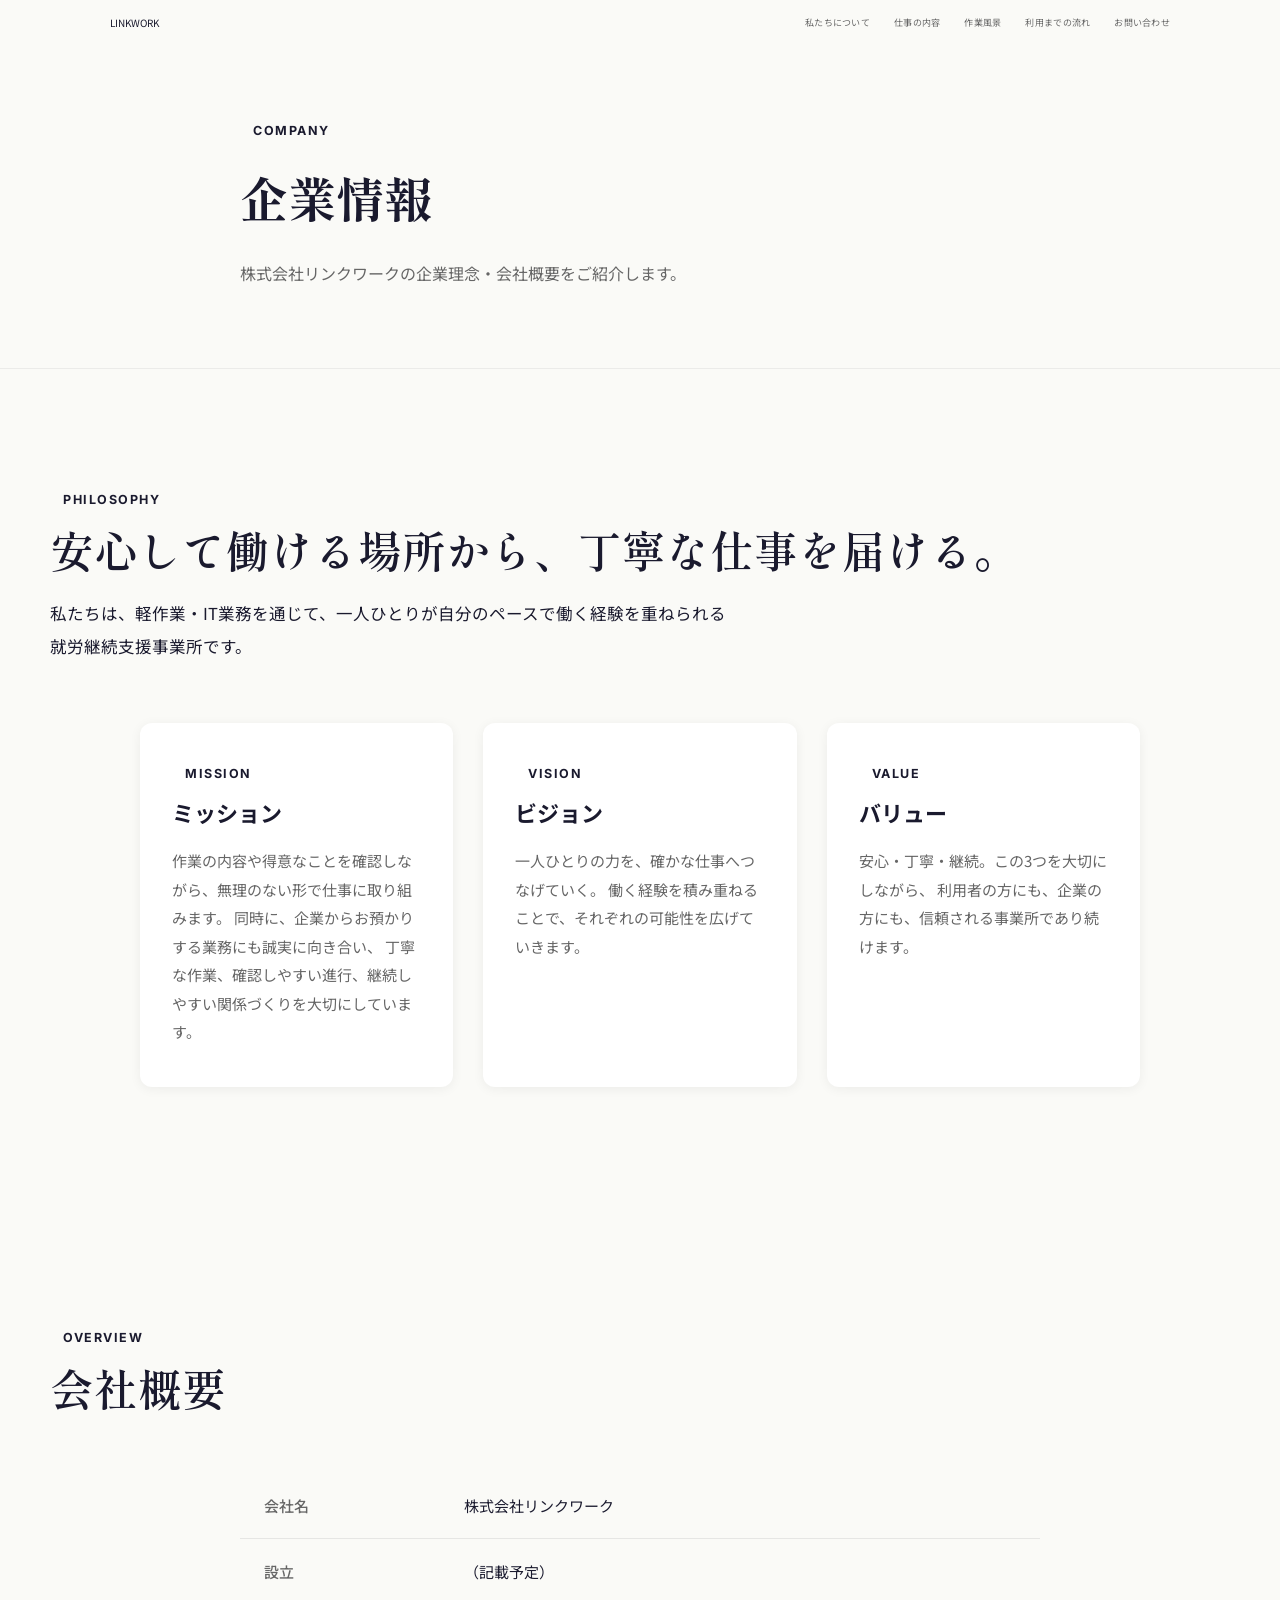
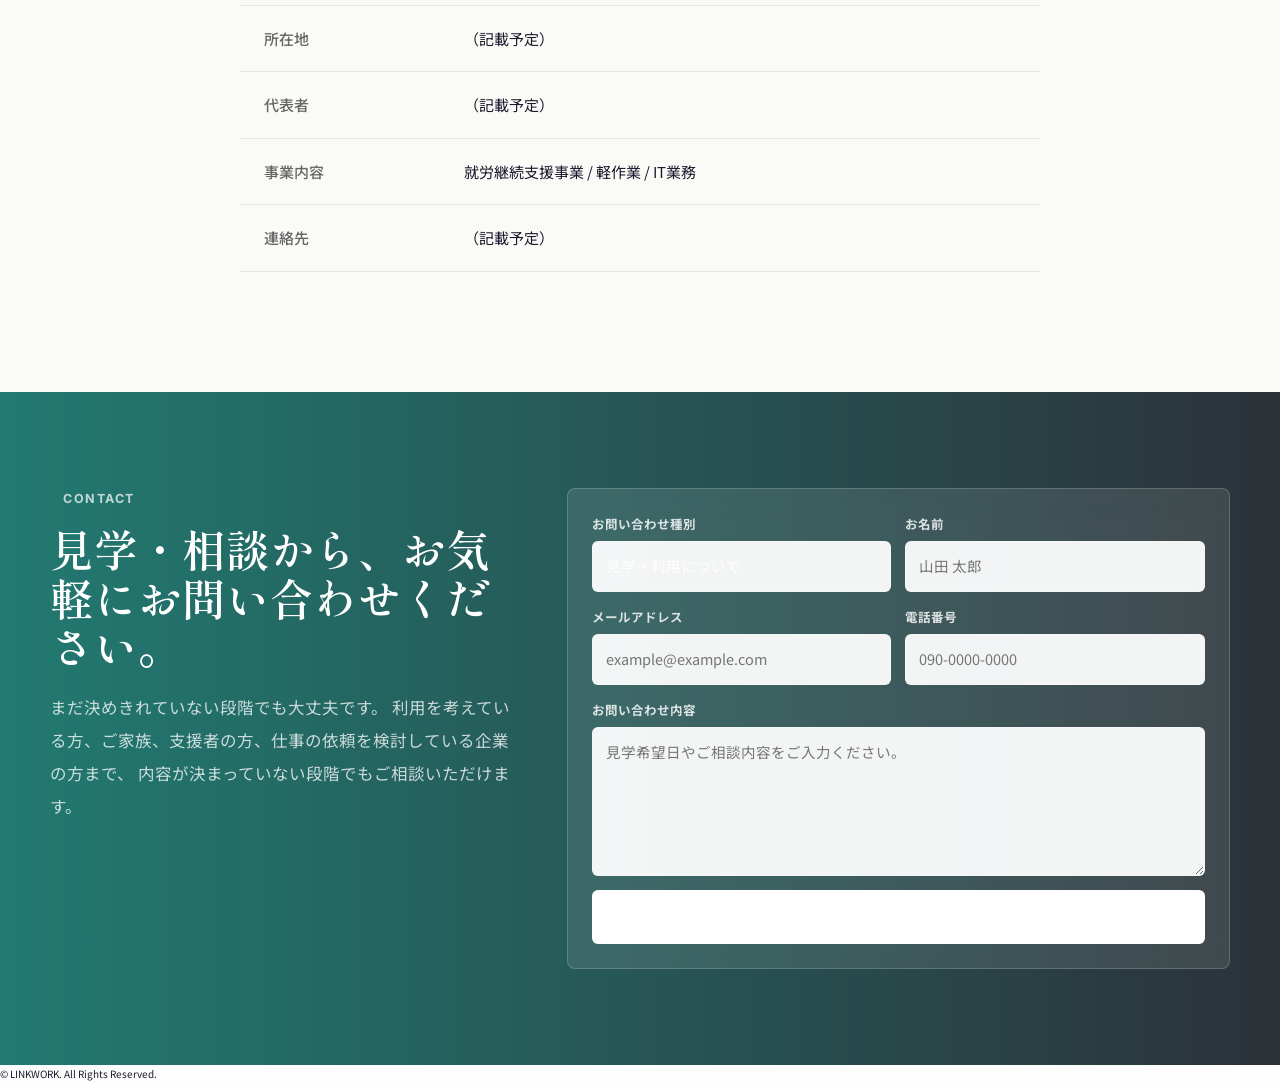
<file: company.html>
<!doctype html>
<html lang="ja">
  <head>
    <meta charset="UTF-8" />
    <meta name="viewport" content="width=device-width, initial-scale=1.0" />
    <title>企業情報 | 株式会社リンクワーク</title>
    <meta name="description" content="株式会社リンクワークの企業情報・企業理念・会社概要についてご紹介します。" />
    <link rel="preconnect" href="https://fonts.googleapis.com" />
    <link rel="preconnect" href="https://fonts.gstatic.com" crossorigin />
    <link href="https://fonts.googleapis.com/css2?family=Noto+Sans+JP:wght@400;500;700;800&family=Inter:wght@500;600;700&family=Shippori+Mincho:wght@500;600;700&display=swap" rel="stylesheet" />
    <link rel="stylesheet" href="css/reset.css" />
    <link rel="stylesheet" href="css/style.css" />
    <link rel="stylesheet" href="css/work.css" />
    <link rel="stylesheet" href="css/company.css" />
  </head>
  <body class="company-page">
    <header class="header">
      <div class="header-inner">
        <a href="index.html" class="logo" aria-label="株式会社リンクワーク トップページ">LINKWORK</a>
        <nav class="nav" aria-label="メインナビゲーション">
          <a href="index.html#about" class="nav-link">私たちについて</a>
          <a href="index.html#service" class="nav-link">仕事の内容</a>
          <a href="index.html#works" class="nav-link">作業風景</a>
          <a href="index.html#flow" class="nav-link">利用までの流れ</a>
          <a href="index.html#contact" class="nav-link nav-link--cta">お問い合わせ</a>
        </nav>
      </div>
    </header>

    <main>
      <!-- ページヒーロー -->
      <section class="company-hero">
        <div class="company-hero__inner">
          <p class="home-kicker">Company</p>
          <h1 class="company-hero__title">企業情報</h1>
          <p class="company-hero__lead">
            株式会社リンクワークの企業理念・会社概要をご紹介します。
          </p>
        </div>
      </section>

      <!-- 企業理念 -->
      <section class="home-section company-philosophy" id="philosophy">
        <div class="home-section__head">
          <p class="home-kicker">Philosophy</p>
          <h2>安心して働ける場所から、丁寧な仕事を届ける。</h2>
          <p class="home-section__lead">
            私たちは、軽作業・IT業務を通じて、一人ひとりが自分のペースで働く経験を重ねられる就労継続支援事業所です。
          </p>
        </div>
        <div class="company-philosophy__body">
          <article class="company-philosophy__card">
            <span class="home-kicker">Mission</span>
            <h3>ミッション</h3>
            <p>
              作業の内容や得意なことを確認しながら、無理のない形で仕事に取り組みます。
              同時に、企業からお預かりする業務にも誠実に向き合い、
              丁寧な作業、確認しやすい進行、継続しやすい関係づくりを大切にしています。
            </p>
          </article>
          <article class="company-philosophy__card">
            <span class="home-kicker">Vision</span>
            <h3>ビジョン</h3>
            <p>
              一人ひとりの力を、確かな仕事へつなげていく。
              働く経験を積み重ねることで、それぞれの可能性を広げていきます。
            </p>
          </article>
          <article class="company-philosophy__card">
            <span class="home-kicker">Value</span>
            <h3>バリュー</h3>
            <p>
              安心・丁寧・継続。この3つを大切にしながら、
              利用者の方にも、企業の方にも、信頼される事業所であり続けます。
            </p>
          </article>
        </div>
      </section>

      <!-- 会社概要 -->
      <section class="home-section company-overview" id="overview">
        <div class="home-section__head">
          <p class="home-kicker">Overview</p>
          <h2>会社概要</h2>
        </div>
        <div class="company-overview__table-wrap">
          <table class="company-overview__table">
            <tbody>
              <tr>
                <th>会社名</th>
                <td>株式会社リンクワーク</td>
              </tr>
              <tr>
                <th>設立</th>
                <td>（記載予定）</td>
              </tr>
              <tr>
                <th>所在地</th>
                <td>（記載予定）</td>
              </tr>
              <tr>
                <th>代表者</th>
                <td>（記載予定）</td>
              </tr>
              <tr>
                <th>事業内容</th>
                <td>就労継続支援事業 / 軽作業 / IT業務</td>
              </tr>
              <tr>
                <th>連絡先</th>
                <td>（記載予定）</td>
              </tr>
            </tbody>
          </table>
        </div>
      </section>

      <!-- お問い合わせ -->
      <section class="home-contact" id="contact">
        <div class="home-contact__inner">
          <div>
            <p class="home-kicker">Contact</p>
            <h2>見学・相談から、お気軽にお問い合わせください。</h2>
            <p>
              まだ決めきれていない段階でも大丈夫です。
              利用を考えている方、ご家族、支援者の方、仕事の依頼を検討している企業の方まで、
              内容が決まっていない段階でもご相談いただけます。
            </p>
          </div>
          <form class="home-contact__form" action="#" method="post">
            <label>
              <span>お問い合わせ種別</span>
              <select name="type">
                <option>見学・利用について</option>
                <option>仕事の依頼について</option>
                <option>その他</option>
              </select>
            </label>
            <label>
              <span>お名前</span>
              <input type="text" name="name" placeholder="山田 太郎" />
            </label>
            <label>
              <span>メールアドレス</span>
              <input type="email" name="email" placeholder="example@example.com" />
            </label>
            <label>
              <span>電話番号</span>
              <input type="tel" name="tel" placeholder="090-0000-0000" />
            </label>
            <label class="home-contact__form-wide">
              <span>お問い合わせ内容</span>
              <textarea name="message" rows="5" placeholder="見学希望日やご相談内容をご入力ください。"></textarea>
            </label>
            <button type="submit">送信する</button>
          </form>
        </div>
      </section>
    </main>

    <footer class="home-footer">
      <small>&copy; LINKWORK. All Rights Reserved.</small>
    </footer>

    <script src="script.js"></script>
  </body>
</html>
</file>
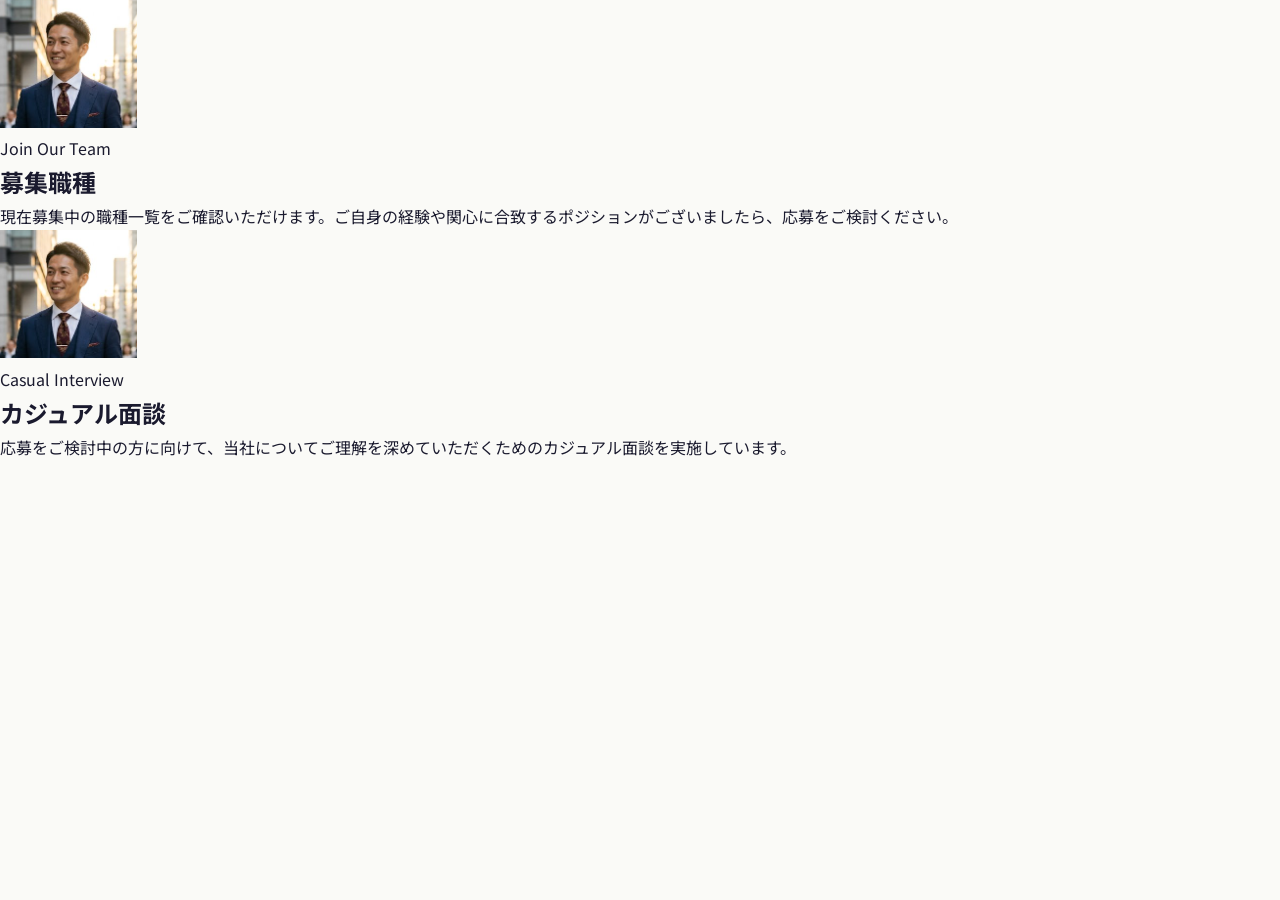
<file: index_backup.html>
<!doctype html>
<html lang="ja">
  <head>
    <meta charset="UTF-8" />
    <meta name="viewport" content="width=device-width, initial-scale=1.0" />
    <title>採用情報</title>
    <link rel="preconnect" href="https://fonts.googleapis.com" />
    <link href="https://fonts.googleapis.com/css2?family=Noto+Sans+JP:wght@400;600;700&display=swap" rel="stylesheet" />
    <link rel="stylesheet" href="css/work.css" />
  </head>
  <body>
    <div class="bg-blob bg-blob-1"></div>
    <div class="bg-blob bg-blob-2"></div>

    <!-- Main -->
    <div class="section">
      <div class="cards-grid">
        <!-- Card 1: 募集職種 -->
        <div class="card" id="recruit" onclick="window.location = '#recruit'">
          <div class="blob blob-blue-small"></div>
          <div class="blob blob-blue-large"></div>
          <div class="blob blob-outline"></div>
          <div class="blob blob-img-wrap">
            <img class="blob-img-inner" src="img/若いスーツサラリーマン（男性）.png" alt="" />
          </div>

          <p class="card-label">Join Our Team</p>
          <h2 class="card-title">募集職種</h2>

          <div class="card-body">
            <p class="card-text"> 現在募集中の職種一覧をご確認いただけます。ご自身の経験や関心に合致するポジションがございましたら、応募をご検討ください。 </p>
          </div>
        </div>

        <!-- Card 2: カジュアル面談 -->
        <div class="card" id="casual" onclick="window.location = '#casual'">
          <div class="blob blob-blue-small"></div>
          <div class="blob blob-blue-large"></div>
          <div class="blob blob-outline"></div>
          <div class="blob blob-img-wrap">
            <img class="blob-img-inner" src="img/若いスーツサラリーマン（男性）.png" alt="" />
          </div>
          <p class="card-label">Casual Interview</p>
          <h2 class="card-title">カジュアル面談</h2>

          <div class="card-body">
            <p class="card-text"> 応募をご検討中の方に向けて、当社についてご理解を深めていただくためのカジュアル面談を実施<span class="card-link">しています。</span> </p>
          </div>
        </div>
      </div>
    </div>

    <script src="script.js"></script>
  </body>
</html>
</file>
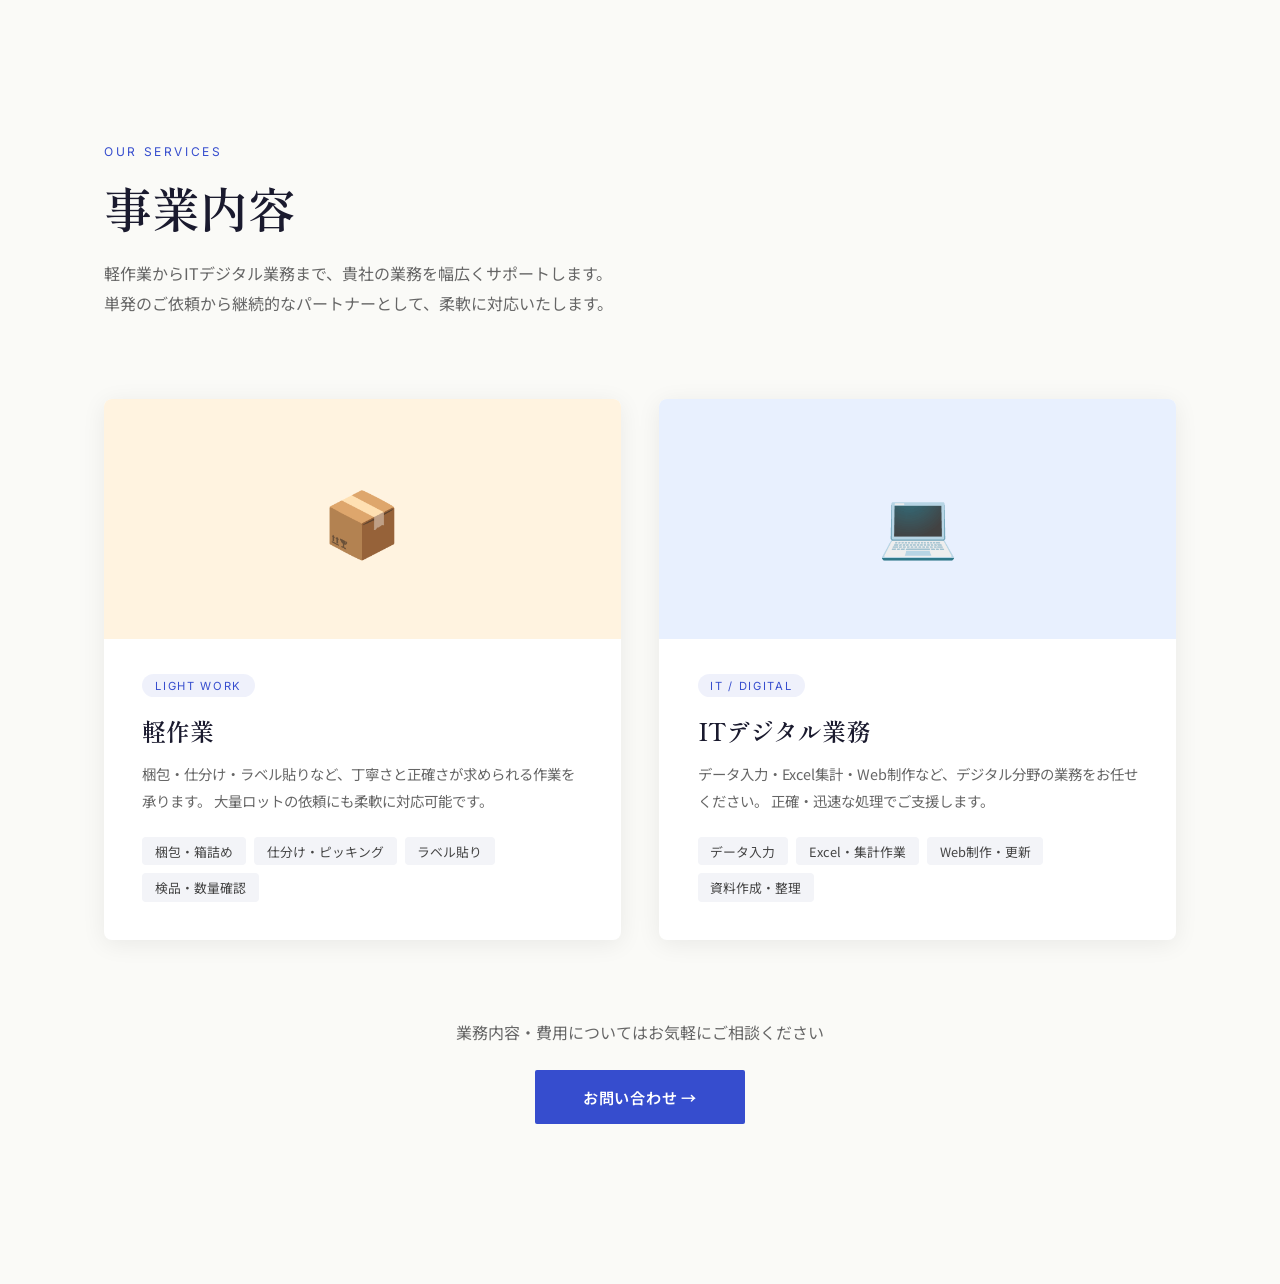
<file: sample_service.html>
<!doctype html>
<html lang="ja">
<head>
  <meta charset="UTF-8" />
  <meta name="viewport" content="width=device-width, initial-scale=1.0" />
  <title>サービスセクション サンプル</title>
  <link href="https://fonts.googleapis.com/css2?family=Noto+Sans+JP:wght@400;500;700&family=Inter:wght@400;600;700&family=Shippori+Mincho:wght@400;600;700&display=swap" rel="stylesheet" />
  <style>
    *, *::before, *::after { margin: 0; padding: 0; box-sizing: border-box; }

    body {
      font-family: "Noto Sans JP", sans-serif;
      background: #fafaf7;
      color: #1a1a2e;
    }

    /* ===== セクション全体 ===== */
    .service {
      padding: 9rem 4rem 10rem;
      max-width: 1200px;
      margin: 0 auto;
    }

    .service-label {
      font-family: "Inter", sans-serif;
      font-size: 0.75rem;
      letter-spacing: 0.22em;
      color: #364dce;
      text-transform: uppercase;
      margin-bottom: 0.8rem;
    }

    .service-title {
      font-family: "Shippori Mincho", serif;
      font-size: 3rem;
      font-weight: 600;
      color: #1a1a2e;
      margin-bottom: 1rem;
    }

    .service-desc {
      font-size: 1rem;
      color: #666;
      line-height: 1.9;
      max-width: 540px;
      margin-bottom: 5rem;
    }

    /* ===== カードグリッド ===== */
    .service-grid {
      display: grid;
      grid-template-columns: repeat(2, 1fr);
      gap: 2.4rem;
    }

    .service-card {
      background: #fff;
      border-radius: 8px;
      overflow: hidden;
      box-shadow: 0 4px 24px rgba(0,0,0,0.07);
      transition: transform 0.3s ease, box-shadow 0.3s ease;
    }

    .service-card:hover {
      transform: translateY(-6px);
      box-shadow: 0 12px 40px rgba(0,0,0,0.12);
    }

    .card-img {
      width: 100%;
      height: 240px;
      object-fit: cover;
      display: block;
    }

    /* 画像がない場合のプレースホルダー */
    .card-img-placeholder {
      width: 100%;
      height: 240px;
      display: flex;
      align-items: center;
      justify-content: center;
      font-size: 4rem;
    }

    .card-img-placeholder--light { background: #e8f0fe; }
    .card-img-placeholder--green { background: #e6f4ea; }
    .card-img-placeholder--warm  { background: #fff3e0; }
    .card-img-placeholder--blue  { background: #e3f2fd; }

    .card-body {
      padding: 2rem 2.4rem 2.4rem;
    }

    .card-tag {
      display: inline-block;
      font-family: "Inter", sans-serif;
      font-size: 0.7rem;
      letter-spacing: 0.15em;
      color: #364dce;
      text-transform: uppercase;
      background: rgba(54,77,206,0.08);
      padding: 0.3rem 0.8rem;
      border-radius: 100px;
      margin-bottom: 1rem;
    }

    .card-title {
      font-family: "Shippori Mincho", serif;
      font-size: 1.5rem;
      font-weight: 600;
      margin-bottom: 0.8rem;
      color: #1a1a2e;
    }

    .card-text {
      font-size: 0.9rem;
      color: #666;
      line-height: 1.85;
      margin-bottom: 1.4rem;
    }

    .card-list {
      list-style: none;
      display: flex;
      flex-wrap: wrap;
      gap: 0.5rem;
    }

    .card-list li {
      font-size: 0.8rem;
      color: #444;
      background: #f3f4f8;
      padding: 0.3rem 0.8rem;
      border-radius: 4px;
    }

    /* ===== 下部CTA ===== */
    .service-cta {
      margin-top: 5rem;
      text-align: center;
    }

    .service-cta p {
      font-size: 1rem;
      color: #666;
      margin-bottom: 1.6rem;
    }

    .btn {
      display: inline-block;
      padding: 1rem 3rem;
      background: #364dce;
      color: #fff;
      font-size: 0.95rem;
      font-weight: 600;
      letter-spacing: 0.05em;
      border-radius: 2px;
      text-decoration: none;
      transition: opacity 0.2s;
    }

    .btn:hover { opacity: 0.85; }
  </style>
</head>
<body>

<section class="service">

  <p class="service-label">Our Services</p>
  <h2 class="service-title">事業内容</h2>
  <p class="service-desc">
    軽作業からITデジタル業務まで、貴社の業務を幅広くサポートします。<br />
    単発のご依頼から継続的なパートナーとして、柔軟に対応いたします。
  </p>

  <div class="service-grid">

    <!-- カード1: 軽作業 -->
    <div class="service-card">
      <div class="card-img-placeholder card-img-placeholder--warm">📦</div>
      <div class="card-body">
        <span class="card-tag">Light Work</span>
        <h3 class="card-title">軽作業</h3>
        <p class="card-text">
          梱包・仕分け・ラベル貼りなど、丁寧さと正確さが求められる作業を承ります。
          大量ロットの依頼にも柔軟に対応可能です。
        </p>
        <ul class="card-list">
          <li>梱包・箱詰め</li>
          <li>仕分け・ピッキング</li>
          <li>ラベル貼り</li>
          <li>検品・数量確認</li>
        </ul>
      </div>
    </div>

    <!-- カード2: IT・デジタル業務 -->
    <div class="service-card">
      <div class="card-img-placeholder card-img-placeholder--light">💻</div>
      <div class="card-body">
        <span class="card-tag">IT / Digital</span>
        <h3 class="card-title">ITデジタル業務</h3>
        <p class="card-text">
          データ入力・Excel集計・Web制作など、デジタル分野の業務をお任せください。
          正確・迅速な処理でご支援します。
        </p>
        <ul class="card-list">
          <li>データ入力</li>
          <li>Excel・集計作業</li>
          <li>Web制作・更新</li>
          <li>資料作成・整理</li>
        </ul>
      </div>
    </div>

  </div>

  <div class="service-cta">
    <p>業務内容・費用についてはお気軽にご相談ください</p>
    <a href="#" class="btn">お問い合わせ →</a>
  </div>

</section>

</body>
</html>
</file>
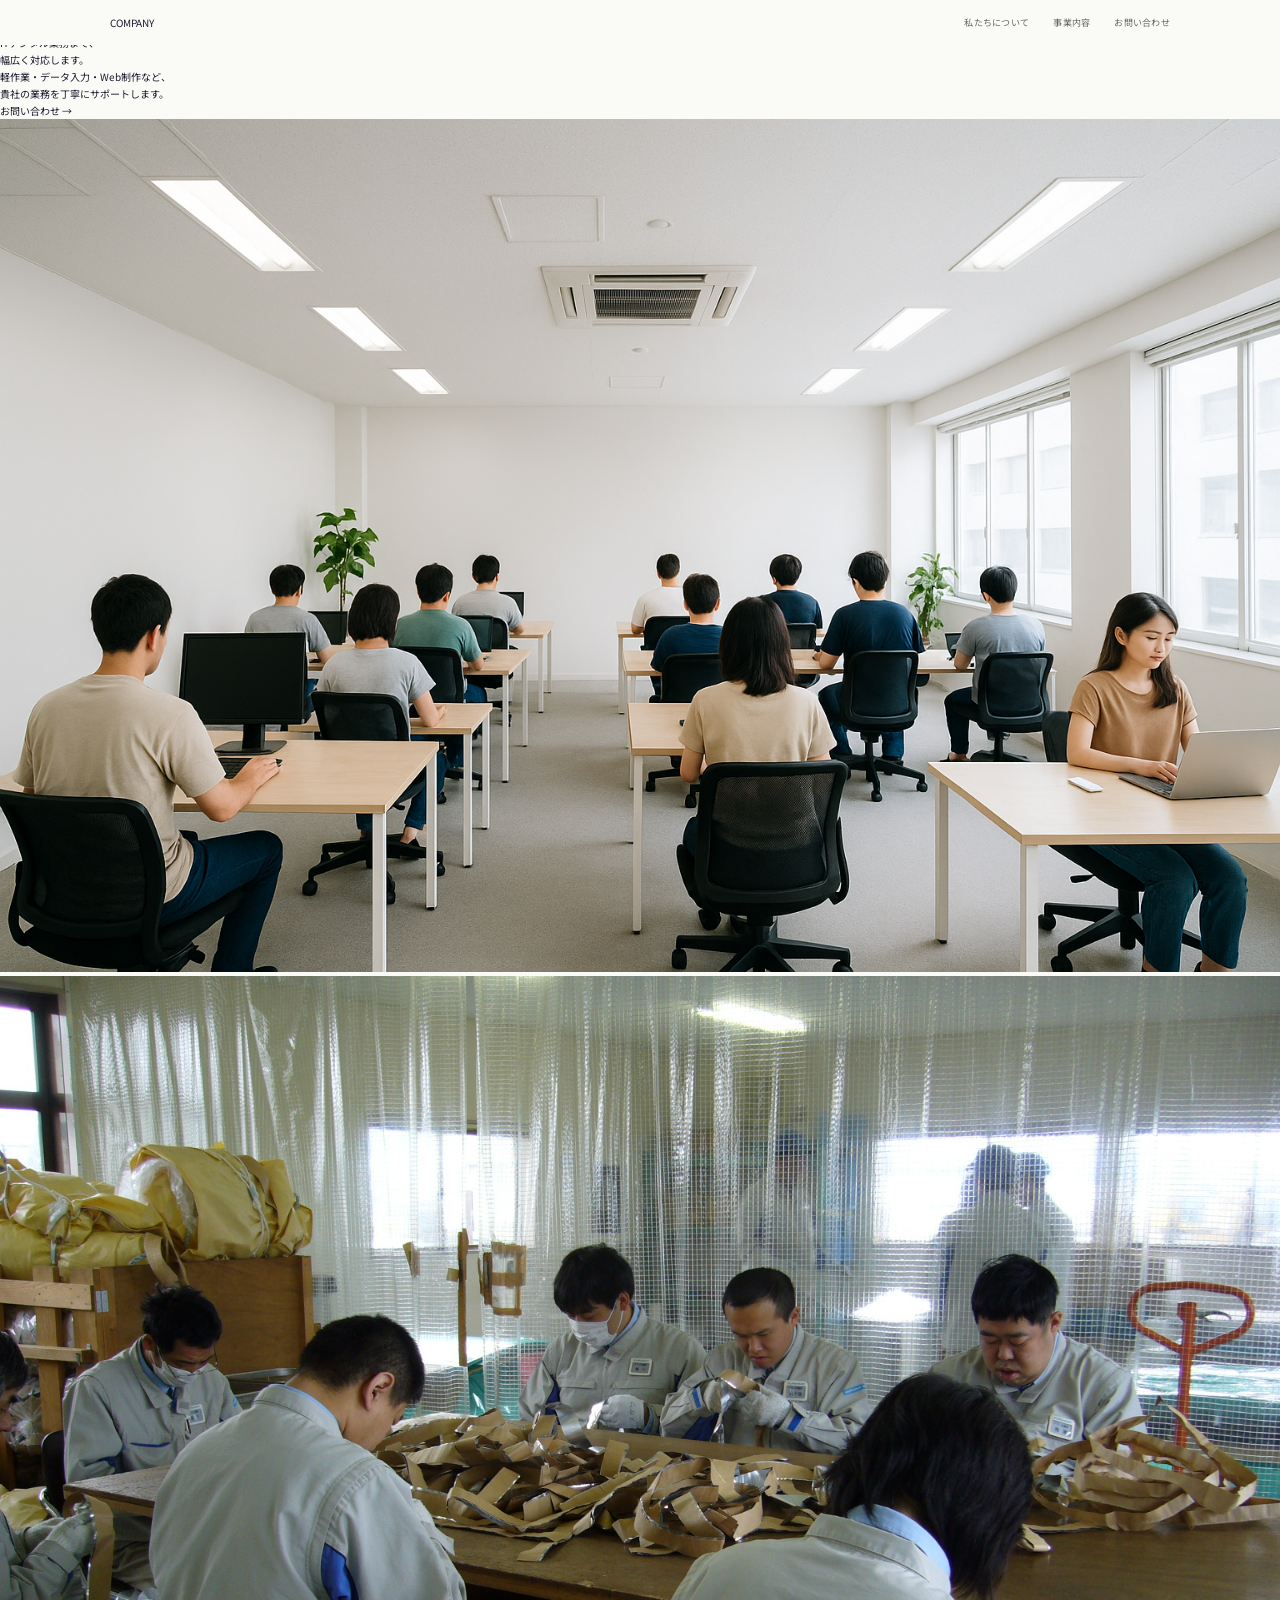
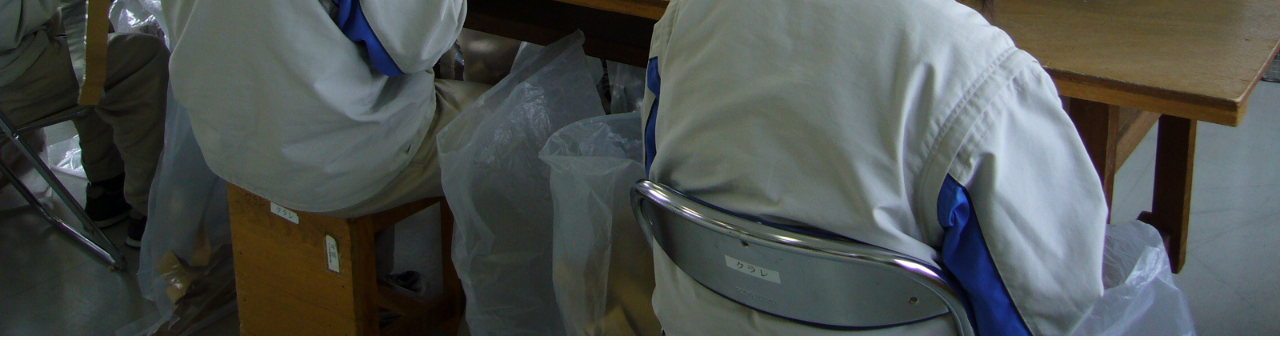
<file: service.html>
<!doctype html>
<html lang="ja">
  <head>
    <meta charset="UTF-8" />
    <meta name="viewport" content="width=device-width, initial-scale=1.0" />
    <title>事業内容 | 株式会社〇〇</title>
    <link rel="preconnect" href="https://fonts.googleapis.com" />
    <link href="https://fonts.googleapis.com/css2?family=Noto+Sans+JP:wght@400;500;700&family=Inter:wght@400;600;700&family=Shippori+Mincho:wght@400;600;700&display=swap" rel="stylesheet" />
    <link href="https://unpkg.com/aos@2.3.4/dist/aos.css" rel="stylesheet">
    <link rel="stylesheet" href="css/reset.css" />
    <link rel="stylesheet" href="css/style.css" />
    <link rel="stylesheet" href="css/work.css" />
  </head>
  <body>
    <!-- ナビゲーション -->
    <header class="header">
      <div class="header-inner">
        <a href="index.html" class="logo">COMPANY</a>
        <nav class="nav">
          <a href="index.html#about" class="nav-link">私たちについて</a>
          <a href="service.html" class="nav-link">事業内容</a>
          <a href="index.html#contact" class="nav-link">お問い合わせ</a>
        </nav>
      </div>
    </header>

    <!-- ヒーロー：事業内容ページ -->
    <section class="hero" id="service-hero">
      <div class="hero-inner">
        <p class="hero-label">Our Services</p>
        <h1 class="hero-title">
          <span class="marker marker--1">軽作業</span>から<br />
          <span class="hero-accent marker marker--2">ITデジタル業務</span>まで、<br />
          <span class="marker marker--3">幅広く対応します</span>。
        </h1>
        <p class="hero-desc">
          軽作業・データ入力・Web制作など、<br />
          貴社の業務を丁寧にサポートします。
        </p>
        <a href="index.html#contact" class="btn-primary">お問い合わせ →</a>
      </div>
      <div class="hero-deco">
        <div class="hero-photo hero-photo--1">
          <img src="img/同じほうこうをむいているIT.png" alt="IT作業" />
        </div>
        <div class="hero-photo hero-photo--2">
          <img src="img/軽作業風景_1.jpg" alt="軽作業" />
        </div>
      </div>
    </section>

    <script src="script.js"></script>
    <script src="https://unpkg.com/aos@2.3.4/dist/aos.js"></script>
    <script>AOS.init({ duration: 1200, once: true });</script>
  </body>
</html>
</file>
<file: css/style.css>
/*
Theme Name: 
*/

html {
  font-size: calc(10 / 1280 * 100vw);
  /* 画面幅1280pxで10px*/
}

img {
  width: 100%;
  object-fit: cover;
}

.sp_only {
  display: none;
}
/* <!-- メインビジュアルここから --> */
.ar_main_img {
  height: 37rem;
  object-fit: cover;
}

/* ┌─────────────────────────────────────────┐
   │ サイト共通部分                        │
   └─────────────────────────────────────────┘ */
:root {
  --side-width: 22rem;
  --font-size-base: 1.4rem;
}

@media screen and (max-width: 699.98px) {
  html {
    font-size: calc(10 / 375 * 100vw);
    /* 画面幅375pxで10px*/
  }
  /* <!-- メインビジュアルここから --> */
  .ar_main_img {
    margin-top: 8rem;
    height: 15rem;
  }
  /* <!-- メインビジュアルここまで --> */
  .sp_only {
    display: block;
  }
}
</file>
<file: css/work.css>
/* ===========================
   リセット・基本設定
   =========================== */

*,
*::before,
*::after {
  margin: 0;
  padding: 0;
  box-sizing: border-box;
}

:root {
  --bg: #fafaf7;
  --bg-card: #ffffff;
  --text-primary: #1a1a2e;
  --text-secondary: #666;
  --font-en: "Inter", sans-serif;
  --font-ja: "Noto Sans JP", sans-serif;
  --font-title: "Shippori Mincho", serif;
}

body {
  background: var(--bg);
  color: var(--text-primary);
  font-family: var(--font-ja);
  line-height: 1.7;
}

a {
  text-decoration: none;
  color: inherit;
}

/* ┌─────────────────────────────────────────┐
   │ ヘッダー                        │
   └─────────────────────────────────────────┘ */

.header {
  position: fixed;
  top: 0;
  left: 0;
  width: 100%;
  z-index: 100;
  border-bottom: 1px solid var(--border);
  background: var(--bg);
  backdrop-filter: blur(12px);
}

.home-page .header {
  border-bottom: none;
  background: transparent;
  backdrop-filter: none;
  transition: background 0.35s ease, backdrop-filter 0.35s ease, box-shadow 0.35s ease;
}

.header-inner {
  max-width: 110rem;
  margin: 0 auto;
  padding: 1.4rem 2rem;
  display: flex;
  align-items: center;
  justify-content: space-between;
}

.logo {
  display: inline-flex;
  align-items: center;
  width: clamp(13.2rem, 12vw, 17rem);
  min-width: 0;
}

.logo img {
  width: 100%;
  height: auto;
  object-fit: contain;
}

.nav {
  display: flex;
  gap: 2.4rem;
}

.nav-link {
  font-size: 0.9rem;
  color: var(--text-secondary);
  transition: color 0.2s;
  letter-spacing: 0.03em;
}

.nav-link:hover {
  color: var(--text-primary);
}

body.home-page {
  --home-ink: #171b20;
  --home-muted: #66707a;
  --home-line: rgba(23, 27, 32, 0.12);
  --home-accent: #0f6f66;
  --home-accent-warm: #d86f45;
  background:
    linear-gradient(90deg, rgba(23, 27, 32, 0.045) 1px, transparent 1px),
    linear-gradient(0deg, rgba(23, 27, 32, 0.045) 1px, transparent 1px),
    #f6f2ec;
  background-size: 48px 48px;
  color: var(--home-ink);
  font-family: var(--font-ja);
}

.home-page .header.header--scrolled {
  background: transparent;
  backdrop-filter: none;
}

.home-page .logo {
  transition: opacity 0.25s ease;
}

.home-page .header-inner {
  max-width: 118rem;
  min-height: 7.2rem;
  padding: 1.2rem 2rem;
}

.home-page .logo {
  width: clamp(13.2rem, 12vw, 17rem);
}

.header-actions {
  display: flex;
  align-items: center;
  gap: 2rem;
}

.hamburger {
  display: flex;
  flex-direction: column;
  justify-content: center;
  gap: 5px;
  width: 4rem;
  height: 4rem;
  background: rgba(23, 27, 32, 0.18);
  backdrop-filter: blur(8px);
  border: 1px solid rgba(23, 27, 32, 0.12);
  border-radius: 8px;
  cursor: pointer;
  padding: 0.6rem;
  transition: background 0.2s;
}

.hamburger:hover {
  background: rgba(23, 27, 32, 0.28);
}

.hamburger span {
  display: block;
  width: 100%;
  height: 2px;
  background: var(--text-primary);
  border-radius: 2px;
  transition: 0.3s;
}

.home-page .nav {
  align-items: center;
  gap: 2.8rem;
}

.home-page .nav-link {
  color: rgba(255, 255, 255, 0.82);
  font-size: 1.35rem;
}

.home-page .nav-link:hover {
  color: #fff;
}

.home-page .nav-link--cta {
  background: rgba(23, 27, 32, 0.18);
  backdrop-filter: blur(8px);
  border: 1px solid rgba(23, 27, 32, 0.12);
  border-radius: 8px;
  padding: 0.9rem 1.5rem;
  color: var(--text-primary);
  font-size: 1.35rem;
  font-weight: 500;
  transition: background 0.2s;
}

.home-page .nav-link--cta:hover {
  background: rgba(23, 27, 32, 0.28);
}

.home-hero {
  position: relative;
  min-height: 92vh;
  overflow: hidden;
  color: #fff;
  background: #20262d;
}

.home-hero::after {
  content: "";
  position: absolute;
  inset: 0;
  z-index: 1;
  background:
    linear-gradient(90deg, rgba(12, 15, 18, 0.7) 0%, rgba(12, 15, 18, 0.32) 46%, rgba(12, 15, 18, 0.08) 100%),
    linear-gradient(0deg, rgba(12, 15, 18, 0.42) 0%, rgba(12, 15, 18, 0) 46%);
}

.home-hero__media {
  position: absolute;
  inset: 0;
}

.home-hero__slide {
  position: absolute;
  inset: 0;
  background-position: center;
  background-size: cover;
  opacity: 0;
  transform: scale(1.04);
  animation: home-hero-crossfade 18s infinite;
  filter: saturate(0.95) contrast(1.04);
}

.home-hero__slide--1 {
  background-image: url("../img/女性の就労支援員と就労者が相談している(チャットGPT版).png");
  animation-delay: 0s;
}

.home-hero__slide--2 {
  background-image: url("../img/同じほうこうをむいているIT.png");
  animation-delay: 6s;
}

.home-hero__slide--3 {
  background-image: url("../img/軽作業風景_AI.png");
  animation-delay: 12s;
}

@keyframes home-hero-crossfade {
  0% {
    opacity: 0;
    transform: scale(1.04);
  }
  8%,
  30% {
    opacity: 1;
  }
  40%,
  100% {
    opacity: 0;
    transform: scale(1);
  }
}

.home-hero__inner {
  position: relative;
  z-index: 2;
  display: grid;
  align-content: center;
  width: min(118rem, calc(100% - 4rem));
  min-height: 92vh;
  margin: 0 auto;
  padding: 13rem 0 16rem;
}

.home-kicker {
  margin: 0 0 1.6rem;
  border-left: 3px solid var(--home-accent-warm);
  padding-left: 1.3rem;
  color: var(--home-accent);
  font-family: var(--font-en);
  font-size: 1.25rem;
  font-weight: 700;
  letter-spacing: 0.12em;
  text-transform: uppercase;
}

.home-hero .home-kicker {
  color: rgba(255, 255, 255, 0.78);
  opacity: 0;
  animation: home-fade-left 0.8s ease-out 0.2s forwards;
}

.home-hero__title {
  max-width: 96rem;
  margin: 0;
  color: #fff;
  font-family: var(--font-title);
  font-size: clamp(3.4rem, 5.1vw, 6.8rem);
  font-weight: 600;
  line-height: 1.24;
  letter-spacing: 0;
}

.home-hero__title span {
  display: block;
  opacity: 0;
  transform: translateX(-4rem);
  animation: home-fade-left 0.9s ease-out forwards;
}

.home-hero__title span:nth-child(1) {
  animation-delay: 0.45s;
}

.home-hero__title span:nth-child(2) {
  animation-delay: 0.7s;
}

.home-hero__title span:nth-child(3) {
  animation-delay: 0.95s;
}

.home-marker {
  display: inline;
  font-style: normal;
  background-image: linear-gradient(to right, rgba(216, 111, 69, 0.5), rgba(216, 111, 69, 0.5));
  background-repeat: no-repeat;
  background-size: 0% 0.28em;
  background-position: left 84%;
  animation: home-marker-draw 0.9s ease-out 1.25s forwards;
}

@keyframes home-marker-draw {
  to {
    background-size: 100% 0.28em;
  }
}

.home-hero__text {
  max-width: 62rem;
  margin: 3rem 0 0;
  color: rgba(255, 255, 255, 0.82);
  font-size: 1.75rem;
  line-height: 2;
  opacity: 0;
  transform: translateY(1.8rem);
  animation: home-fade-up 0.8s ease-out 1.3s forwards;
}

.home-hero__actions {
  display: flex;
  flex-wrap: wrap;
  gap: 1.4rem;
  margin-top: 4rem;
  opacity: 0;
  transform: translateY(1.8rem);
  animation: home-fade-up 0.8s ease-out 1.55s forwards;
}

@keyframes home-fade-left {
  from {
    opacity: 0;
    transform: translateX(-4rem);
  }
  to {
    opacity: 1;
    transform: translateX(0);
  }
}

@keyframes home-fade-up {
  from {
    opacity: 0;
    transform: translateY(1.8rem);
  }
  to {
    opacity: 1;
    transform: translateY(0);
  }
}

.home-button {
  display: inline-flex;
  align-items: center;
  justify-content: center;
  min-height: 5.2rem;
  border: 1px solid transparent;
  padding: 1.3rem 2.2rem;
  font-size: 1.45rem;
  font-weight: 700;
  line-height: 1.2;
  transition:
    transform 0.2s ease,
    opacity 0.2s ease,
    background 0.2s ease;
}

.home-button:hover {
  transform: translateY(-2px);
}

.home-button--primary {
  background: #fff;
  color: var(--home-ink);
}

.home-button--ghost {
  border-color: rgba(255, 255, 255, 0.42);
  color: #fff;
}


.home-hero__panel {
  position: absolute;
  right: 0;
  bottom: 0;
  z-index: 2;
  display: grid;
  grid-template-columns: repeat(3, minmax(14rem, 1fr));
  width: min(64rem, 58vw);
  background: rgba(255, 255, 255, 0.94);
  color: var(--home-ink);
  box-shadow: 0 24px 70px rgba(23, 27, 32, 0.14);
}

.home-hero__panel--two {
  grid-template-columns: repeat(2, minmax(16rem, 1fr));
  width: min(48rem, 46vw);
}

.home-hero__panel div {
  min-height: 11.6rem;
  border-left: 1px solid var(--home-line);
  padding: 2.2rem;
}

.home-hero__panel strong {
  display: block;
  font-family: var(--font-title);
  font-size: 3.4rem;
  line-height: 1;
}

.home-hero__panel span {
  display: block;
  margin-top: 1rem;
  color: var(--home-ink);
  font-size: 1.45rem;
  font-weight: 700;
}

.home-hero__panel small {
  display: block;
  margin-top: 0.5rem;
  color: var(--home-muted);
  font-size: 1.15rem;
  line-height: 1.5;
}

.home-section {
  width: min(118rem, calc(100% - 4rem));
  margin: 0 auto;
  padding: 12rem 0;
}

.home-section__head {
  max-width: 100%;
  margin-bottom: 6rem;
}

.home-section__lead {
  max-width: 68rem;
  margin: 2.2rem 0 0;
  color: var(--home-muted);
  font-size: 1.65rem;
  line-height: 2;
}


.home-section h2,
.home-work h2,
.home-contact h2 {
  margin: 0;
  font-family: var(--font-title);
  font-size: clamp(2.2rem, 3.4vw, 4.6rem);
  font-weight: 600;
  line-height: 1.12;
  letter-spacing: 0;
}

.home-work h2 {
  font-size: clamp(2.2rem, 3.4vw, 4.6rem);
}

.home-about__grid {
  display: grid;
  grid-template-columns: minmax(0, 0.9fr) minmax(0, 1.1fr);
  gap: 6.4rem;
  align-items: center;
}

.home-about__image {
  position: relative;
  aspect-ratio: 16 / 11;
  min-height: 0;
  overflow: hidden;
  box-shadow: 0 24px 70px rgba(23, 27, 32, 0.14);
}

.home-about__image img,
.home-about__image video {
  width: 100%;
  height: 100%;
  object-fit: cover;
}


.home-about__body {
  display: grid;
  gap: 2rem;
  color: #414950;
  font-size: 1.75rem;
  line-height: 2;
}

.home-about__body .home-kicker {
  margin-bottom: 0;
}

.home-about__body h2 {
  margin-bottom: 1.2rem;
  text-wrap: balance;
}


.js-soft-reveal {
  opacity: 0;
  transform: translateY(2rem);
  transition: opacity 0.7s ease, transform 0.7s ease;
}

.js-soft-reveal.is-visible {
  opacity: 1;
  transform: none;
}

.home-about__image.js-soft-reveal {
  transform: translateY(2rem) scale(1.025);
  filter: brightness(0.94);
  transition: opacity 0.8s ease, transform 0.8s ease, filter 0.8s ease;
}

.home-about__image.js-soft-reveal.is-visible {
  transform: none;
  filter: brightness(1);
}



.home-service-columns {
  display: grid;
  grid-template-columns: repeat(2, minmax(0, 1fr));
  gap: 2rem;
  margin-bottom: 7.2rem;
}

.home-service-feature {
  display: grid;
  grid-template-rows: 30rem 1fr;
  border: 1px solid var(--home-line);
  background: rgba(255, 255, 255, 0.78);
  overflow: hidden;
  box-shadow: 0 18px 60px rgba(23, 27, 32, 0.08);
  transition:
    transform 0.25s ease,
    box-shadow 0.25s ease;
}

.home-service-feature:hover {
  transform: translateY(-0.6rem);
  box-shadow: 0 24px 70px rgba(23, 27, 32, 0.14);
}

.home-service-feature__image {
  overflow: hidden;
  background: #d8d8d8;
}

.home-service-feature__image img {
  width: 100%;
  height: 100%;
  object-fit: cover;
  transition: transform 0.5s ease;
}

.home-service-feature:hover .home-service-feature__image img {
  transform: scale(1.04);
}

.home-service-feature__body {
  padding: 3.2rem;
}

.home-service-feature__body > span {
  display: inline-grid;
  place-items: center;
  width: 4.4rem;
  height: 4.4rem;
  margin-bottom: 2.4rem;
  background: var(--home-accent);
  color: #fff;
  font-family: var(--font-en);
  font-weight: 700;
}

.home-service-feature--warm .home-service-feature__body > span {
  background: var(--home-accent-warm);
}

.home-service-feature h3 {
  margin: 0 0 1.3rem;
  font-size: 3rem;
  line-height: 1.3;
}

.home-service-feature p {
  margin: 0;
  color: var(--home-muted);
  font-size: 1.5rem;
  line-height: 1.9;
}

.home-service-feature__note {
  margin-top: 1.4rem !important;
  border-left: 3px solid rgba(15, 111, 102, 0.32);
  padding-left: 1.2rem;
  color: #4c555d !important;
  font-size: 1.35rem !important;
}

.home-service-feature--warm .home-service-feature__note {
  border-left-color: rgba(216, 111, 69, 0.36);
}



.home-work {
  position: relative;
  background:
    radial-gradient(circle at 16% 12%, rgba(255, 255, 255, 0.12), transparent 28%),
    linear-gradient(135deg, #15766b 0%, #245f5a 48%, #223237 100%);
  color: #fff;
  overflow: hidden;
}

.home-work::before {
  content: "";
  position: absolute;
  top: 0;
  left: 0;
  right: 0;
  height: 9rem;
  background: linear-gradient(180deg, rgba(246, 242, 236, 0.28), rgba(246, 242, 236, 0));
  pointer-events: none;
}

.home-work__inner {
  position: relative;
  z-index: 1;
  display: grid;
  grid-template-columns: minmax(36rem, 0.88fr) minmax(0, 1.12fr);
  gap: 6rem;
  width: min(118rem, calc(100% - 4rem));
  margin: 0 auto;
  padding: 9.6rem 0;
}

.home-work__text {
  align-self: center;
}

.home-work__text .home-kicker {
  color: rgba(255, 255, 255, 0.74);
}

.home-work__text p:not(.home-kicker) {
  margin: 2.4rem 0 0;
  color: rgba(255, 255, 255, 0.72);
  font-size: 1.65rem;
  line-height: 2;
}

.home-work__points {
  display: grid;
  gap: 1.2rem;
  margin-top: 3.4rem;
}

.home-work__points article {
  border-top: 1px solid rgba(255, 255, 255, 0.18);
  padding-top: 1.8rem;
}

.home-work__points span {
  display: block;
  margin-bottom: 0.6rem;
  color: var(--home-accent-warm);
  font-family: var(--font-en);
  font-size: 1.1rem;
  font-weight: 700;
  letter-spacing: 0.12em;
  text-transform: uppercase;
}

.home-work__points strong {
  display: block;
  color: #fff;
  font-size: 1.75rem;
  line-height: 1.45;
}


.home-work__gallery {
  display: grid;
  grid-template-columns: 1fr 0.72fr;
  grid-template-rows: 26rem 22rem;
  gap: 1.4rem;
}

.home-work__gallery figure {
  min-width: 0;
  margin: 0;
  overflow: hidden;
  background: rgba(255, 255, 255, 0.08);
}

.home-work__gallery img,
.home-work__gallery video {
  width: 100%;
  height: 100%;
  object-fit: cover;
  transition: transform 0.5s ease;
}

.home-work__gallery figure:hover img,
.home-work__gallery figure:hover video {
  transform: scale(1.04);
}

.home-work__gallery figure:first-child {
  grid-row: 1 / 3;
}


.home-flow__timeline {
  position: relative;
  display: grid;
  gap: 1.4rem;
  max-width: 86rem;
  margin-left: auto;
}

.home-flow__timeline::before {
  content: "";
  position: absolute;
  top: 3.2rem;
  bottom: 3.2rem;
  left: 3.2rem;
  width: 2px;
  background: linear-gradient(180deg, rgba(15, 111, 102, 0.18), rgba(216, 111, 69, 0.24));
}

.home-flow__timeline article {
  position: relative;
  display: grid;
  grid-template-columns: 6.4rem 1fr;
  gap: 2.6rem;
  border: 1px solid rgba(23, 27, 32, 0.08);
  border-radius: 8px;
  background: rgba(255, 255, 255, 0.72);
  padding: 2.2rem 2.4rem 2.2rem 2rem;
  box-shadow: 0 14px 40px rgba(23, 27, 32, 0.06);
}

.home-flow__timeline article:last-child {
  padding-bottom: 2.2rem;
}

.home-flow__timeline b {
  position: relative;
  z-index: 1;
  display: grid;
  place-items: center;
  width: 6.4rem;
  height: 6.4rem;
  border: 1px solid rgba(15, 111, 102, 0.18);
  border-radius: 8px;
  background: #eef7f4;
  color: var(--home-accent);
  font-family: var(--font-en);
  font-size: 1.45rem;
  box-shadow: 0 8px 20px rgba(15, 111, 102, 0.08);
}

.home-flow__timeline article:nth-child(2) b {
  border-color: rgba(216, 111, 69, 0.22);
  background: #fff1ea;
  color: var(--home-accent-warm);
}

.home-flow__timeline article:nth-child(3) b {
  border-color: rgba(15, 111, 102, 0.16);
  background: #f4f1ea;
}

.home-flow__timeline h3 {
  margin: 0 0 1rem;
  font-size: 2.4rem;
  line-height: 1.4;
}

.home-flow__timeline p {
  max-width: 64rem;
  margin: 0;
  color: var(--home-muted);
  font-size: 1.55rem;
  line-height: 1.9;
}


.home-faq {
  padding-top: 8.8rem;
  padding-bottom: 9.6rem;
}

.home-faq__list {
  display: grid;
  gap: 1.8rem;
  max-width: 88rem;
  margin-left: auto;
}

.home-faq__list details {
  position: relative;
  border: 1px solid rgba(23, 27, 32, 0.1);
  border-left: 3px solid rgba(15, 111, 102, 0.22);
  border-radius: 8px;
  background: rgba(255, 255, 255, 0.78);
  box-shadow: 0 12px 36px rgba(23, 27, 32, 0.05);
  overflow: hidden;
}

.home-faq__list details::after {
  content: "";
  position: absolute;
  left: 0;
  bottom: 0;
  width: 100%;
  height: 2px;
  background: rgba(15, 111, 102, 0.42);
  opacity: 0;
  transition: opacity 0.2s ease;
}

.home-faq__list details[open]::after {
  opacity: 1;
}

.home-faq__list summary {
  position: relative;
  cursor: pointer;
  padding: 2.6rem 5.6rem 2.6rem 2.2rem;
  color: var(--home-ink);
  font-size: 1.65rem;
  font-weight: 700;
  line-height: 1.6;
  list-style: none;
}

.home-faq__list summary::-webkit-details-marker {
  display: none;
}

.home-faq__list summary::after {
  content: "+";
  position: absolute;
  top: 50%;
  right: 2.2rem;
  display: grid;
  place-items: center;
  width: 3rem;
  height: 3rem;
  border-radius: 999px;
  background: #eef7f4;
  color: var(--home-accent);
  font-family: var(--font-en);
  font-size: 1.8rem;
  transform: translateY(-50%);
}

.home-faq__list details[open] summary::after {
  content: "-";
  background: #fff1ea;
  color: var(--home-accent-warm);
}

.home-faq__list p {
  margin: 0;
  border-top: 1px solid rgba(23, 27, 32, 0.08);
  padding: 1.8rem 2.2rem 2.2rem;
  color: var(--home-muted);
  font-size: 1.5rem;
  line-height: 1.9;
}

.home-contact {
  background: linear-gradient(90deg, rgba(15, 111, 102, 0.92), rgba(35, 42, 49, 0.96));
  color: #fff;
}

.home-contact__inner {
  display: grid;
  grid-template-columns: minmax(0, 0.82fr) minmax(34rem, 1.18fr);
  gap: 5.6rem;
  align-items: start;
  width: min(118rem, calc(100% - 4rem));
  margin: 0 auto;
  padding: 9.6rem 0;
}

.home-contact .home-kicker {
  color: rgba(255, 255, 255, 0.72);
}

.home-contact p:not(.home-kicker) {
  max-width: 70rem;
  margin: 2rem 0 0;
  color: rgba(255, 255, 255, 0.76);
  font-size: 1.65rem;
  line-height: 2;
}


.home-contact__form {
  display: grid;
  grid-template-columns: repeat(2, minmax(0, 1fr));
  gap: 1.4rem;
  border: 1px solid rgba(255, 255, 255, 0.18);
  border-radius: 8px;
  background: rgba(255, 255, 255, 0.1);
  padding: 2.4rem;
  backdrop-filter: blur(14px);
}

.home-contact__form label {
  display: grid;
  gap: 0.7rem;
}

.home-contact__form span {
  color: rgba(255, 255, 255, 0.82);
  font-size: 1.25rem;
  font-weight: 700;
}

.home-contact__form input,
.home-contact__form select,
.home-contact__form textarea {
  width: 100%;
  border: 1px solid rgba(255, 255, 255, 0.24);
  border-radius: 6px;
  background: rgba(255, 255, 255, 0.94);
  padding: 1.2rem 1.3rem;
  color: var(--home-ink);
  font: inherit;
  font-size: 1.45rem;
  outline: none;
}

.home-contact__form textarea {
  resize: vertical;
  min-height: 13rem;
}

.home-contact__form input:focus,
.home-contact__form select:focus,
.home-contact__form textarea:focus {
  border-color: rgba(255, 255, 255, 0.88);
  box-shadow: 0 0 0 3px rgba(255, 255, 255, 0.18);
}

.home-contact__form-wide {
  grid-column: 1 / -1;
}

.home-contact__form button {
  grid-column: 1 / -1;
  min-height: 5.4rem;
  border: 0;
  border-radius: 6px;
  background: #fff;
  color: var(--home-ink);
  font: inherit;
  font-size: 1.5rem;
  font-weight: 800;
  cursor: pointer;
  transition:
    transform 0.22s ease,
    opacity 0.22s ease;
}

.home-contact__form button:hover {
  transform: translateY(-2px);
  opacity: 0.92;
}

.home-footer {
  background: rgba(255, 255, 255, 0.74);
  border-top: 1px solid var(--home-line);
  color: var(--home-muted);
}

.home-footer__inner {
  display: grid;
  grid-template-columns: minmax(22rem, 0.9fr) minmax(24rem, 1fr) minmax(18rem, 0.72fr) auto;
  gap: 5rem;
  align-items: start;
  width: min(118rem, calc(100% - 4rem));
  margin: 0 auto;
  padding: 7.2rem 0 5.6rem;
}

.home-footer__logo {
  display: inline-block;
  margin-bottom: 2rem;
  color: var(--home-ink);
  font-family: var(--font-en);
  font-size: 2.2rem;
  font-weight: 800;
  letter-spacing: 0.12em;
}

.home-footer__brand p,
.home-footer__info address {
  margin: 0;
  color: var(--home-muted);
  font-size: 1.35rem;
  font-style: normal;
  line-height: 1.9;
}

.home-footer__brand p + p {
  margin-top: 1rem;
}

.home-footer__info h2 {
  margin: 0 0 1.8rem;
  color: var(--home-ink);
  font-size: 2.4rem;
  line-height: 1.4;
}

.home-footer__nav {
  display: grid;
  gap: 1.3rem;
}

.home-footer__nav a {
  color: var(--home-ink);
  font-size: 1.35rem;
  font-weight: 700;
}

.home-footer__nav a::before {
  content: "›";
  margin-right: 0.8rem;
  color: var(--home-accent);
}

.home-footer__action a {
  display: inline-flex;
  align-items: center;
  justify-content: center;
  min-width: 17rem;
  min-height: 4.8rem;
  background: var(--home-accent);
  color: #fff;
  font-size: 1.4rem;
  font-weight: 800;
  transition:
    transform 0.22s ease,
    background 0.22s ease;
}

.home-footer__action a:hover {
  transform: translateY(-2px);
  background: #0b5f58;
}

.home-footer__bottom {
  display: flex;
  align-items: center;
  justify-content: space-between;
  gap: 2rem;
  width: min(118rem, calc(100% - 4rem));
  margin: 0 auto;
  border-top: 1px solid var(--home-line);
  padding: 2.2rem 0 3rem;
  font-size: 1.2rem;
}

.home-footer__bottom div {
  display: flex;
  flex-wrap: wrap;
  gap: 2rem;
}

.home-footer__bottom a {
  color: var(--home-muted);
}

@media screen and (max-width: 700px) {
  .home-page .header-inner {
    min-height: 6.4rem;
  }

  .home-hero,
  .home-hero__inner {
    min-height: 100svh;
  }

  .home-hero__inner {
    align-content: end;
    padding: 10rem 0 24rem;
  }

  .home-hero__title {
    font-size: 3.6rem;
  }

  .home-hero__text,
  .home-about__body,
  .home-work__text p:not(.home-kicker),
  .home-contact p:not(.home-kicker) {
    font-size: 1.55rem;
  }

  .home-hero__panel--two {
    right: 1.4rem;
    bottom: 1.4rem;
    grid-template-columns: 1fr;
    width: calc(100% - 2.8rem);
  }

  .home-hero__panel--two div {
    min-height: auto;
    padding: 1.5rem 1.8rem;
  }

  .home-hero__panel--two strong {
    font-size: 2.8rem;
  }

  .home-section,
  .home-work__inner {
    padding: 7.2rem 0;
  }

  .home-about__grid,
  .home-work__inner,
  .home-footer__inner,
  .home-contact__inner {
    grid-template-columns: 1fr;
  }

  .home-service-columns {
    grid-template-columns: 1fr;
  }

  .home-button {
    width: 100%;
  }

  .home-faq__list {
    margin-left: 0;
  }

  .home-work__gallery {
    grid-template-columns: 1fr;
    grid-template-rows: repeat(3, 22rem);
  }

  .home-work__gallery figure:first-child {
    grid-row: auto;
  }

  .home-contact__inner {
    padding: 6.4rem 0;
  }

  .home-contact__form {
    grid-template-columns: 1fr;
  }

  .home-flow__timeline {
    margin-left: 0;
  }

  .home-flow__timeline article {
    grid-template-columns: 5.4rem 1fr;
    gap: 1.8rem;
    padding: 1.8rem;
  }

  .home-flow__timeline::before {
    left: 2.7rem;
  }

  .home-flow__timeline b {
    width: 5.4rem;
    height: 5.4rem;
  }

  .home-footer__bottom {
    align-items: flex-start;
    flex-direction: column;
  }
}
</file>
<file: css/company.css>
/* ============================================
   company.css — 企業情報ページ固有スタイル
   色変数は work.css の :root を共有
   ============================================ */

/* ── ページヒーロー ── */
.company-hero {
  padding: 12rem 4rem 8rem;
  background: var(--bg);
  border-bottom: 1px solid rgba(0, 0, 0, 0.06);
}

.company-hero__inner {
  max-width: 80rem;
  margin: 0 auto;
}

.company-hero__title {
  font-size: 4.8rem;
  font-weight: 800;
  color: var(--text-primary);
  margin: 1rem 0 2rem;
  font-family: 'Shippori Mincho', serif;
}

.company-hero__lead {
  font-size: 1.6rem;
  color: var(--text-secondary);
  line-height: 1.8;
}

/* ── 企業理念 ── */
.company-philosophy__body {
  max-width: 100rem;
  margin: 0 auto;
  display: grid;
  grid-template-columns: repeat(3, 1fr);
  gap: 3rem;
}

.company-philosophy__card {
  background: var(--bg-card);
  border-radius: 1.2rem;
  padding: 4rem 3.2rem;
  box-shadow: 0 2px 12px rgba(0, 0, 0, 0.06);
}

.company-philosophy__card h3 {
  font-size: 2.2rem;
  font-weight: 700;
  color: var(--text-primary);
  margin: 1rem 0 1.6rem;
}

.company-philosophy__card p {
  font-size: 1.5rem;
  color: var(--text-secondary);
  line-height: 1.9;
}

/* ── 会社概要テーブル ── */
.company-overview__table-wrap {
  max-width: 80rem;
  margin: 0 auto;
}

.company-overview__table {
  width: 100%;
  border-collapse: collapse;
  font-size: 1.5rem;
}

.company-overview__table th,
.company-overview__table td {
  padding: 2rem 2.4rem;
  border-bottom: 1px solid rgba(0, 0, 0, 0.08);
  text-align: left;
  line-height: 1.7;
}

.company-overview__table th {
  width: 20rem;
  color: var(--text-secondary);
  font-weight: 500;
  white-space: nowrap;
}

.company-overview__table td {
  color: var(--text-primary);
}

/* ── レスポンシブ ── */
@media screen and (max-width: 699.98px) {
  .company-hero {
    padding: 10rem 2.4rem 6rem;
  }

  .company-hero__title {
    font-size: 3.2rem;
  }

  .company-philosophy__body {
    grid-template-columns: 1fr;
    gap: 2rem;
  }

  .company-overview__table th {
    width: 12rem;
  }

  .company-overview__table th,
  .company-overview__table td {
    padding: 1.6rem 1.6rem;
  }
}
</file>
